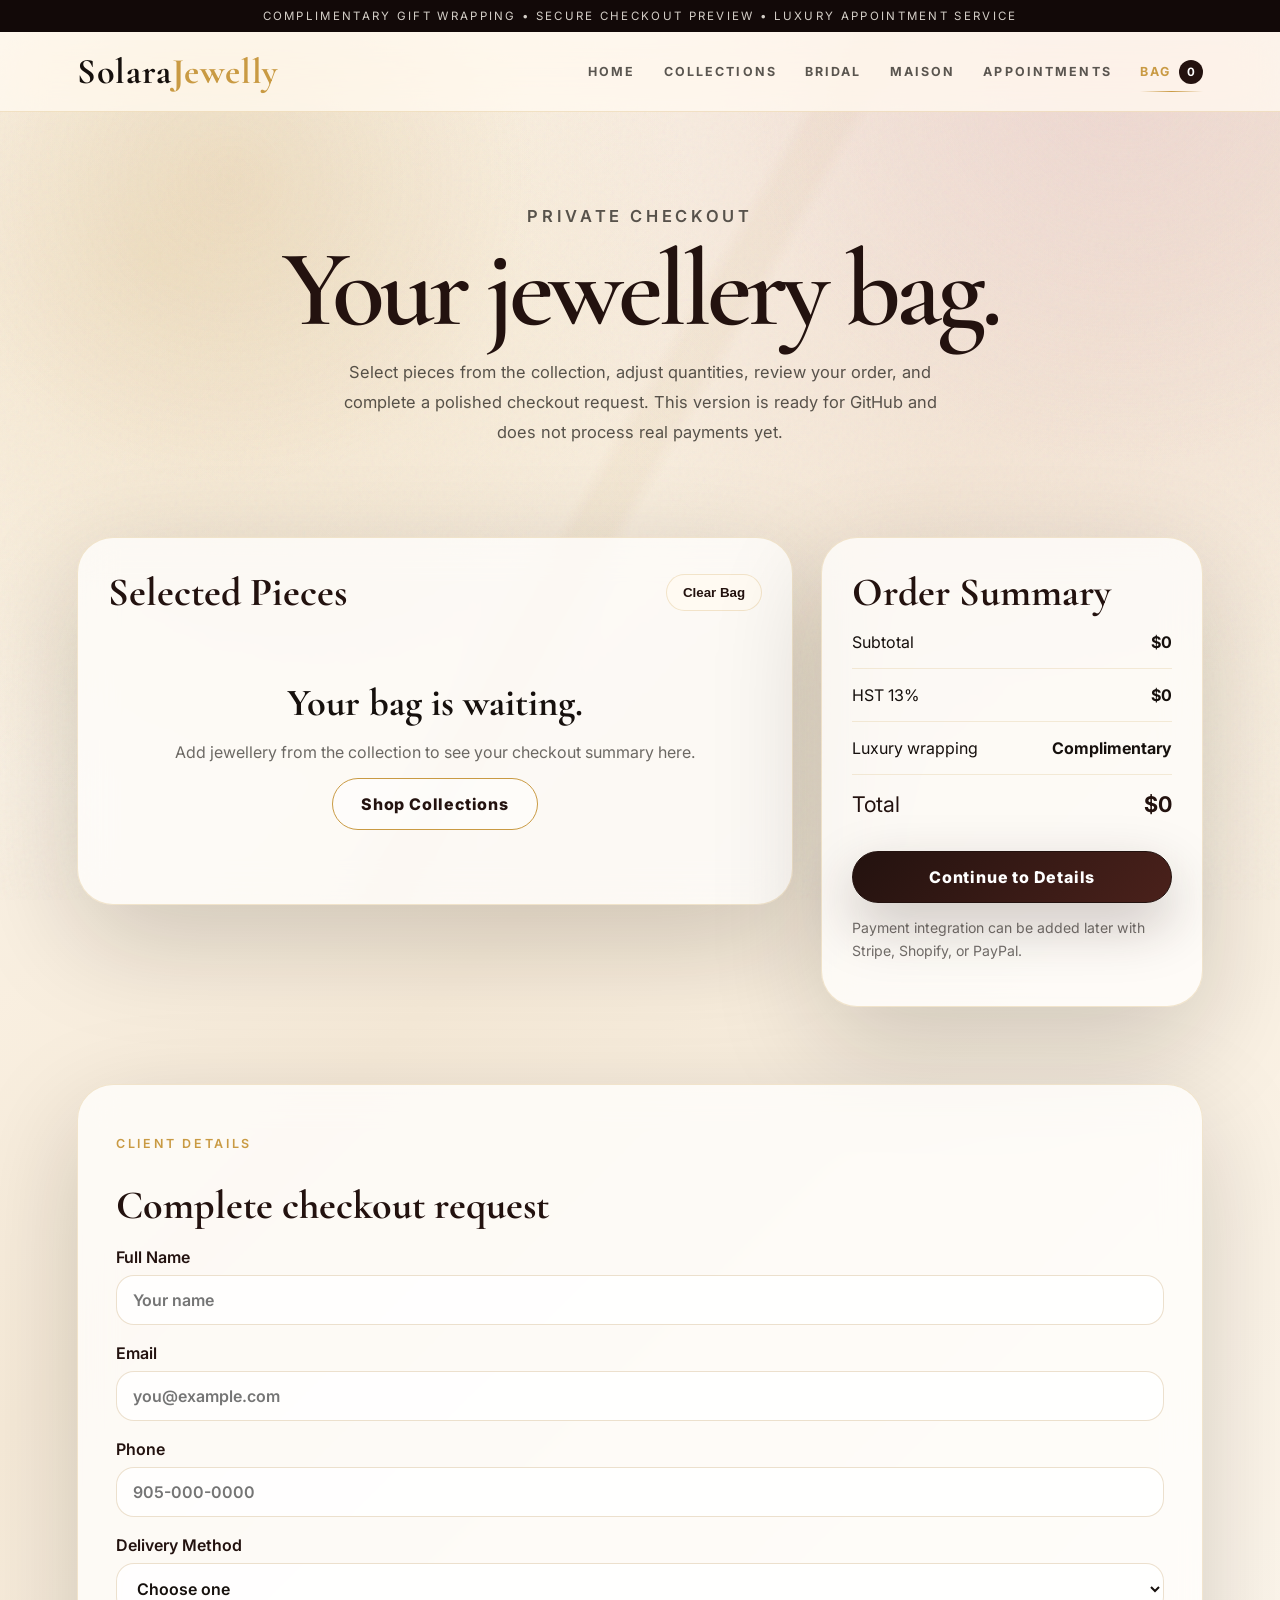
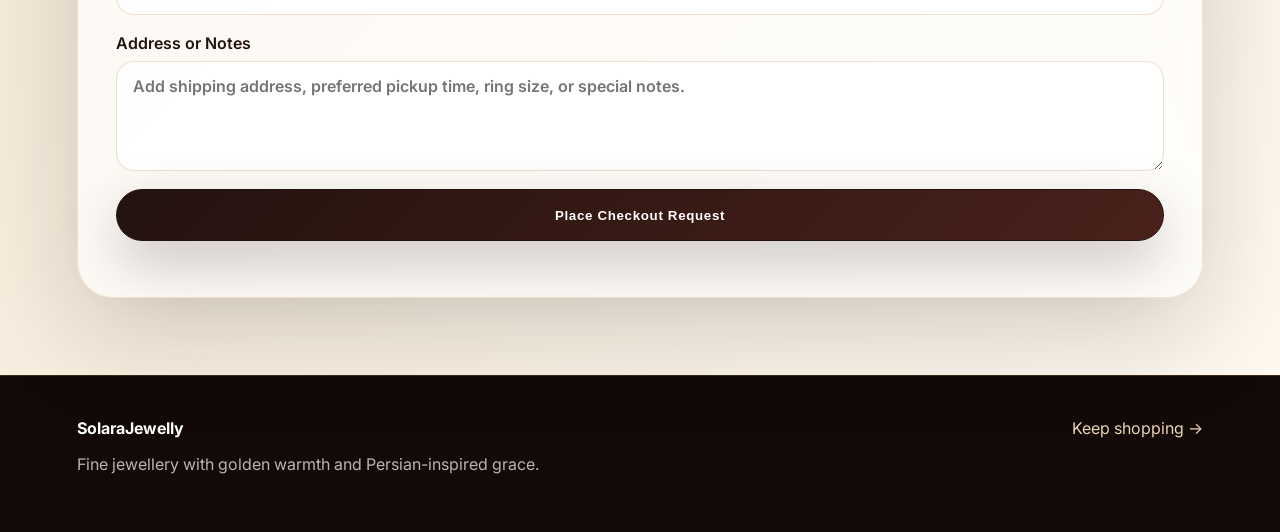
<file: checkout.html>
<!DOCTYPE html>
<html lang="en">
<head>
  <meta charset="UTF-8" />
  <meta name="viewport" content="width=device-width, initial-scale=1.0" />
  <title>Checkout | SolaraJewelly</title>
  <link rel="preconnect" href="https://fonts.googleapis.com"><link rel="preconnect" href="https://fonts.gstatic.com" crossorigin>
  <link href="https://fonts.googleapis.com/css2?family=Cormorant+Garamond:wght@400;500;600;700&family=Inter:wght@300;400;500;600&display=swap" rel="stylesheet">
  <link rel="stylesheet" href="style.css" />
</head>
<body>
  <div class="noise" aria-hidden="true"></div>
  <div class="diamond-rain" aria-hidden="true"></div>
  <div class="top-bar">Complimentary gift wrapping • Secure checkout preview • Luxury appointment service</div>
  <header class="site-header"><a class="brand" href="index.html">Solara<span>Jewelly</span></a><button class="nav-toggle" aria-label="Open navigation" aria-expanded="false">☰</button><nav class="site-nav"><a href="index.html">Home</a><a href="collections.html">Collections</a><a href="bridal.html">Bridal</a><a href="about.html">Maison</a><a href="contact.html">Appointments</a><a class="cart-nav active" href="checkout.html">Bag <span class="cart-count">0</span></a></nav></header>
  <main>
    <section class="page-hero checkout-hero section-reveal"><p class="eyebrow">Private checkout</p><h1>Your jewellery bag.</h1><p>Select pieces from the collection, adjust quantities, review your order, and complete a polished checkout request. This version is ready for GitHub and does not process real payments yet.</p></section>

    <section class="checkout-layout section-reveal">
      <div class="cart-panel">
        <div class="cart-heading"><h2>Selected Pieces</h2><button class="clear-cart" type="button">Clear Bag</button></div>
        <div id="cart-items" class="cart-items"></div>
      </div>

      <aside class="order-summary">
        <h2>Order Summary</h2>
        <div class="summary-line"><span>Subtotal</span><strong id="subtotal">$0</strong></div>
        <div class="summary-line"><span>HST 13%</span><strong id="tax">$0</strong></div>
        <div class="summary-line"><span>Luxury wrapping</span><strong>Complimentary</strong></div>
        <div class="summary-total"><span>Total</span><strong id="total">$0</strong></div>
        <a class="btn primary checkout-button" href="#checkout-form">Continue to Details</a>
        <p class="checkout-note">Payment integration can be added later with Stripe, Shopify, or PayPal.</p>
      </aside>
    </section>

    <section class="checkout-form-wrap section-reveal" id="checkout-form">
      <form class="contact-form checkout-form" id="order-form">
        <p class="eyebrow">Client details</p>
        <h2>Complete checkout request</h2>
        <label>Full Name<input required name="name" type="text" placeholder="Your name"></label>
        <label>Email<input required name="email" type="email" placeholder="you@example.com"></label>
        <label>Phone<input required name="phone" type="tel" placeholder="905-000-0000"></label>
        <label>Delivery Method<select required name="delivery"><option value="">Choose one</option><option>Ship to my address</option><option>Private in-store pickup</option><option>Book viewing before purchase</option></select></label>
        <label>Address or Notes<textarea name="notes" rows="4" placeholder="Add shipping address, preferred pickup time, ring size, or special notes."></textarea></label>
        <button class="btn primary" type="submit">Place Checkout Request</button>
        <p class="form-message" id="form-message" role="status"></p>
      </form>
    </section>
  </main>
  <footer class="footer"><div><strong>SolaraJewelly</strong><p>Fine jewellery with golden warmth and Persian-inspired grace.</p></div><a href="collections.html">Keep shopping →</a></footer>
  <script src="script.js"></script>
</body>
</html>
</file>
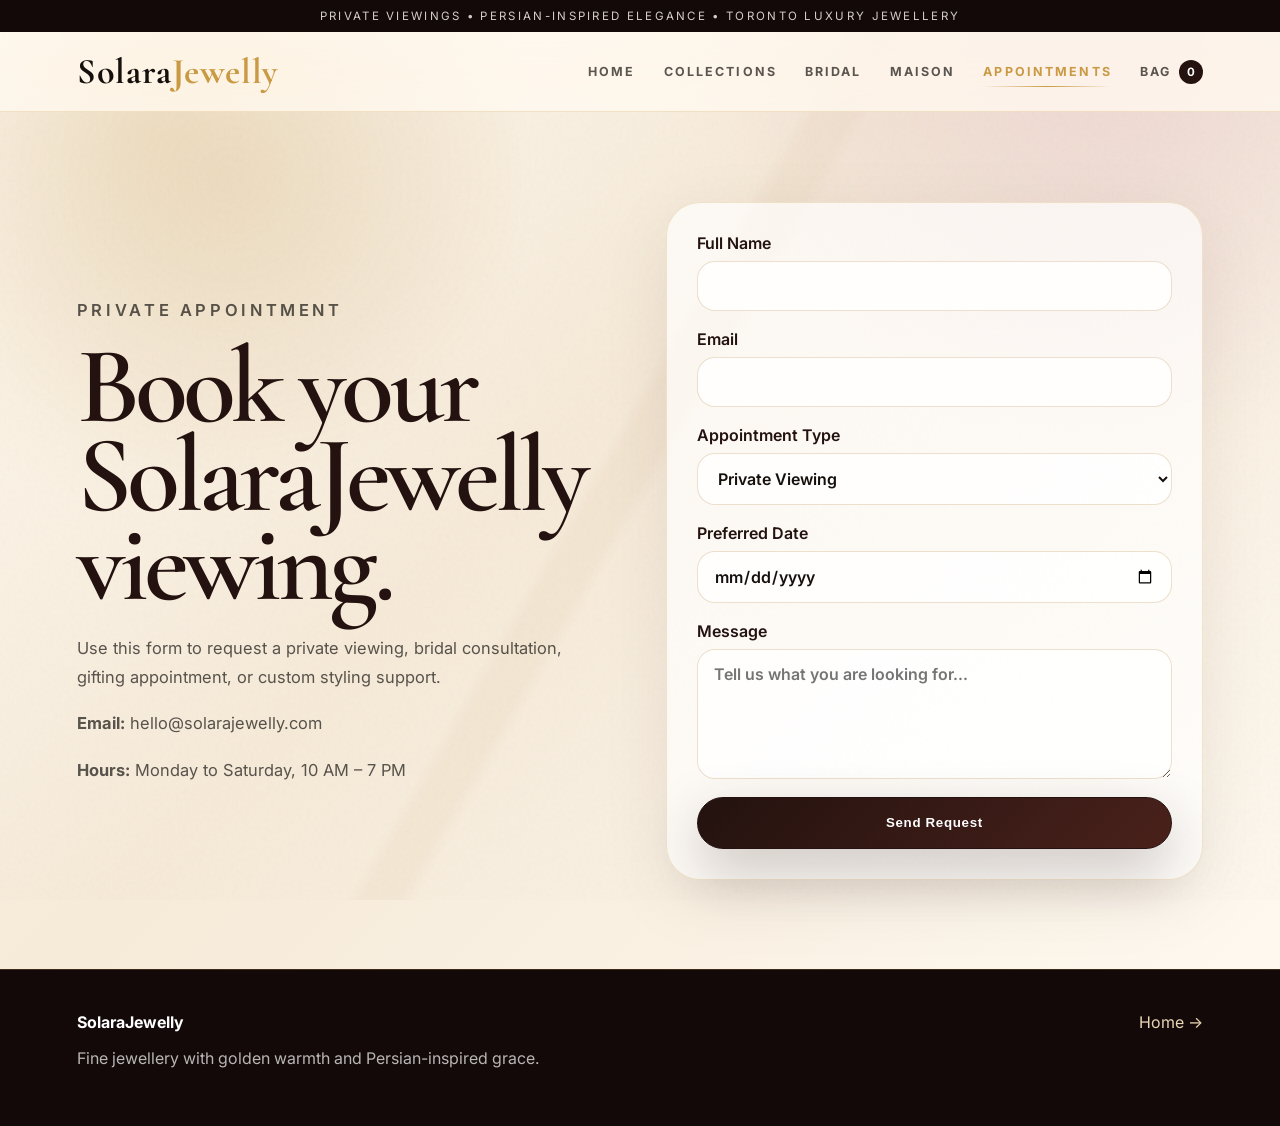
<file: contact.html>
<!DOCTYPE html>
<html lang="en">
<head>
  <meta charset="UTF-8" /><meta name="viewport" content="width=device-width, initial-scale=1.0" />
  <title>Appointments | SolaraJewelly</title>
  <link rel="preconnect" href="https://fonts.googleapis.com"><link rel="preconnect" href="https://fonts.gstatic.com" crossorigin>
  <link href="https://fonts.googleapis.com/css2?family=Cormorant+Garamond:wght@400;500;600;700&family=Inter:wght@300;400;500;600&display=swap" rel="stylesheet"><link rel="stylesheet" href="style.css" />
</head>
<body>
  <div class="noise" aria-hidden="true"></div>
  <div class="diamond-rain" aria-hidden="true"></div>
  <div class="top-bar">Private viewings • Persian-inspired elegance • Toronto luxury jewellery</div>
  <header class="site-header"><a class="brand" href="index.html">Solara<span>Jewelly</span></a><button class="nav-toggle" aria-label="Open navigation" aria-expanded="false">☰</button><nav class="site-nav"><a href="index.html">Home</a><a href="collections.html">Collections</a><a href="bridal.html">Bridal</a><a href="about.html">Maison</a><a class="active" href="contact.html">Appointments</a><a class="cart-nav" href="checkout.html">Bag <span class="cart-count">0</span></a></nav></header>
  <main>
    <section class="contact-layout section-reveal">
      <div class="contact-copy"><p class="eyebrow">Private appointment</p><h1>Book your SolaraJewelly viewing.</h1><p>Use this form to request a private viewing, bridal consultation, gifting appointment, or custom styling support.</p><div class="contact-info"><p><strong>Email:</strong> hello@solarajewelly.com</p><p><strong>Hours:</strong> Monday to Saturday, 10 AM – 7 PM</p></div></div>
      <form class="contact-form" action="mailto:hello@solarajewelly.com" method="post" enctype="text/plain">
        <label>Full Name<input type="text" name="name" required></label>
        <label>Email<input type="email" name="email" required></label>
        <label>Appointment Type<select name="appointment"><option>Private Viewing</option><option>Bridal Consultation</option><option>Gift Styling</option><option>Custom Request</option></select></label>
        <label>Preferred Date<input type="date" name="date"></label>
        <label>Message<textarea name="message" rows="5" placeholder="Tell us what you are looking for..."></textarea></label>
        <button class="btn primary" type="submit">Send Request</button>
      </form>
    </section>
  </main>
  <footer class="footer"><div><strong>SolaraJewelly</strong><p>Fine jewellery with golden warmth and Persian-inspired grace.</p></div><a href="index.html">Home →</a></footer>
  <script src="script.js"></script>
</body>
</html>
</file>
<file: style.css>
:root{--ink:#1b1713;--cream:#fbf6ee;--champagne:#ead8b7;--gold:#b48942;--deep:#301d19;--rose:#ead0cf;--glass:rgba(255,255,255,.62);--line:rgba(180,137,66,.24);--shadow:0 30px 90px rgba(45,31,20,.14)}.top-bar{text-align:center;padding:9px 18px;background:#120908;color:rgba(255,250,242,.82);font-size:.72rem;letter-spacing:.2em;text-transform:uppercase}
.noise{position:fixed;inset:0;pointer-events:none;z-index:-2;opacity:.1;background-image:url("data:image/svg+xml,%3Csvg viewBox='0 0 250 250' xmlns='http://www.w3.org/2000/svg'%3E%3Cfilter id='n'%3E%3CfeTurbulence type='fractalNoise' baseFrequency='.9' numOctaves='3' stitchTiles='stitch'/%3E%3C/filter%3E%3Crect width='100%25' height='100%25' filter='url(%23n)' opacity='.45'/%3E%3C/svg%3E")}
.atelier-strip{margin:0 6vw 5vw;border:1px solid var(--line);border-radius:36px;overflow:hidden;background:rgba(255,255,255,.54);box-shadow:0 20px 80px rgba(22,16,13,.08);display:grid;grid-template-columns:1fr 1fr 1fr}
.atelier-strip div{padding:34px;border-right:1px solid var(--line)}.atelier-strip div:last-child{border-right:0}
.atelier-strip h3{font-family:"Cormorant Garamond",serif;font-size:2rem;margin:0 0 8px}.atelier-strip p{line-height:1.7;color:rgba(22,16,13,.62);margin:0}
.metrics{display:grid;grid-template-columns:repeat(3,1fr);gap:14px;margin-top:40px;max-width:650px}.metric{border-top:1px solid var(--line);padding-top:16px}.metric strong{font-family:"Cormorant Garamond",serif;font-size:2rem;color:var(--deep)}.metric span{display:block;font-size:.74rem;letter-spacing:.14em;text-transform:uppercase;color:rgba(22,16,13,.55)}
*{box-sizing:border-box}html{scroll-behavior:smooth}body{margin:0;font-family:Inter,system-ui,sans-serif;color:var(--ink);background:radial-gradient(circle at top left,#fff 0,#fbf6ee 28%,#f5ead9 60%,#fbf6ee 100%);overflow-x:hidden}body:before{content:"";position:fixed;inset:0;pointer-events:none;background-image:radial-gradient(circle at 18% 20%,rgba(180,137,66,.12),transparent 24%),radial-gradient(circle at 88% 8%,rgba(234,208,207,.35),transparent 28%),linear-gradient(120deg,transparent 0 48%,rgba(180,137,66,.055) 49% 51%,transparent 52%);z-index:-3}.diamond-rain{position:fixed;inset:0;pointer-events:none;overflow:hidden;z-index:-1}.diamond{position:absolute;top:-20px;width:8px;height:8px;transform:rotate(45deg);background:rgba(255,255,255,.78);border:1px solid rgba(180,137,66,.45);box-shadow:0 0 18px rgba(255,255,255,.75);animation:fall linear infinite;opacity:.45}@keyframes fall{0%{transform:translateY(-40px) rotate(45deg);opacity:0}12%{opacity:.5}100%{transform:translateY(110vh) rotate(225deg);opacity:0}}.site-header{position:sticky;top:0;z-index:20;display:flex;align-items:center;justify-content:space-between;padding:22px 6vw;background:rgba(251,246,238,.78);backdrop-filter:blur(18px);border-bottom:1px solid var(--line)}.brand{text-decoration:none;color:var(--ink);font-family:"Cormorant Garamond",serif;font-size:2rem;font-weight:700;letter-spacing:.02em}.brand span{color:var(--gold)}.site-nav{display:flex;gap:28px;align-items:center}.site-nav a{color:rgba(27,23,19,.72);text-decoration:none;font-size:.9rem;text-transform:uppercase;letter-spacing:.12em}.site-nav a:hover,.site-nav a.active{color:var(--gold)}.nav-toggle{display:none;border:0;background:transparent;font-size:1.7rem}.hero,.page-hero,.bridal-hero,.about-section,.contact-layout{padding:7vw 6vw}.hero{min-height:88vh;display:grid;grid-template-columns:1fr 1fr;gap:5vw;align-items:center}.eyebrow{text-transform:uppercase;letter-spacing:.22em;color:var(--gold);font-size:.78rem;font-weight:600}.hero h1,.page-hero h1,.bridal-hero h1,.about-section h1,.contact-copy h1{font-family:"Cormorant Garamond",serif;font-size:clamp(3.2rem,7vw,7.5rem);line-height:.88;margin:14px 0 24px;color:var(--deep)}.hero-text,.page-hero p,.bridal-hero p,.about-section p,.contact-copy p,.intro p,.pattern-panel p{font-size:1.03rem;line-height:1.8;color:rgba(27,23,19,.72);max-width:620px}.hero-actions{display:flex;gap:14px;flex-wrap:wrap;margin-top:32px}.btn{display:inline-flex;align-items:center;justify-content:center;min-height:48px;padding:0 24px;border-radius:999px;text-decoration:none;border:1px solid var(--gold);font-weight:600;letter-spacing:.02em;transition:.35s ease}.btn.primary{background:var(--deep);color:#fff;border-color:var(--deep);box-shadow:0 18px 40px rgba(48,29,25,.18)}.btn.primary:hover{transform:translateY(-3px);background:var(--gold);border-color:var(--gold)}.btn.ghost{color:var(--deep);background:rgba(255,255,255,.45)}.btn.ghost:hover{background:#fff;transform:translateY(-3px)}.hero-gallery{position:relative;min-height:650px}.hero-img{position:absolute;object-fit:cover;box-shadow:var(--shadow);border:1px solid rgba(255,255,255,.7)}.main-img{right:0;top:20px;width:72%;height:560px;border-radius:48% 48% 12px 12px}.side-img{left:0;bottom:28px;width:46%;height:310px;border-radius:28px}.arch-card{position:absolute;right:8%;bottom:0;width:250px;padding:28px;background:rgba(255,255,255,.74);backdrop-filter:blur(16px);border:1px solid var(--line);box-shadow:var(--shadow);border-radius:120px 120px 24px 24px;text-align:center}.arch-card span{color:var(--gold);text-transform:uppercase;letter-spacing:.16em;font-size:.72rem}.arch-card strong{display:block;font-family:"Cormorant Garamond",serif;font-size:2rem;margin:8px 0}.arch-card small{color:rgba(27,23,19,.62);line-height:1.6}.intro{text-align:center;padding:6vw}.intro h2,.section-heading h2,.pattern-panel h2{font-family:"Cormorant Garamond",serif;font-size:clamp(2.4rem,5vw,4.7rem);line-height:1;margin:10px auto 18px;max-width:780px}.intro p{margin:auto}.category-grid{padding:2vw 6vw 7vw;display:grid;grid-template-columns:1fr 1.15fr 1fr;gap:22px}.category-card{position:relative;min-height:430px;border-radius:34px;overflow:hidden;text-decoration:none;color:#fff;box-shadow:var(--shadow)}.category-card.tall{min-height:540px}.category-card img{width:100%;height:100%;object-fit:cover;position:absolute;inset:0;transition:transform .8s ease}.category-card:after{content:"";position:absolute;inset:0;background:linear-gradient(transparent,rgba(20,12,8,.65))}.category-card:hover img{transform:scale(1.07)}.category-card div{position:absolute;left:28px;bottom:28px;z-index:2}.category-card span{text-transform:uppercase;letter-spacing:.18em;font-size:.72rem}.category-card strong{display:block;font-family:"Cormorant Garamond",serif;font-size:2.4rem}.feature-split,.bridal-hero,.about-section,.contact-layout{display:grid;grid-template-columns:1fr 1fr;gap:4vw;align-items:center}.feature-split{padding:6vw;background:rgba(255,255,255,.35)}.pattern-panel{padding:56px;border:1px solid var(--line);border-radius:34px;background:linear-gradient(135deg,rgba(255,255,255,.8),rgba(234,216,183,.35));position:relative;overflow:hidden}.pattern-panel:before{content:"";position:absolute;inset:18px;border:1px solid rgba(180,137,66,.18);border-radius:160px 160px 30px 30px;pointer-events:none}.feature-split img,.bridal-hero img,.about-section img{width:100%;height:620px;object-fit:cover;border-radius:34px;box-shadow:var(--shadow)}.text-link{color:var(--gold);font-weight:700;text-decoration:none}.product-row,.shop-grid,.service-cards,.values{padding:6vw}.section-heading{display:flex;align-items:end;justify-content:space-between;margin-bottom:28px}.products,.shop-grid,.service-cards,.values{display:grid;grid-template-columns:repeat(3,1fr);gap:24px}.product-card,.shop-card,.service-cards article,.values article,.contact-form{background:rgba(255,255,255,.68);border:1px solid var(--line);border-radius:30px;padding:18px;box-shadow:0 18px 70px rgba(45,31,20,.08);transition:.35s ease}.product-card:hover,.shop-card:hover{transform:translateY(-7px)}.product-card img,.shop-card img{width:100%;height:310px;object-fit:cover;border-radius:22px;background:#f3eadc}.product-card h3,.shop-card h2,.service-cards h2,.values h2{font-family:"Cormorant Garamond",serif;font-size:2rem;margin:18px 0 6px}.product-card p,.shop-card p,.service-cards p,.values p{color:rgba(27,23,19,.65);line-height:1.7}.shop-card span{font-weight:700;color:var(--gold)}.page-hero{text-align:center}.page-hero p{margin:auto}.service-cards article,.values article{padding:34px}.values span{color:var(--gold);font-weight:700}.contact-form{display:grid;gap:18px;padding:30px}.contact-form label{display:grid;gap:8px;font-weight:600;color:var(--deep)}input,select,textarea{width:100%;border:1px solid rgba(180,137,66,.26);border-radius:18px;padding:14px 16px;background:rgba(255,255,255,.82);font:inherit;color:var(--ink)}textarea{resize:vertical}.footer{display:flex;justify-content:space-between;gap:24px;padding:34px 6vw;border-top:1px solid var(--line);background:rgba(48,29,25,.96);color:#fff}.footer p{color:rgba(255,255,255,.7)}.footer a{color:var(--champagne);text-decoration:none}.section-reveal{opacity:0;transform:translateY(28px);transition:opacity .8s ease,transform .8s ease}.section-reveal.visible{opacity:1;transform:translateY(0)}@media (max-width:900px){.nav-toggle{display:block}.site-nav{position:absolute;left:4vw;right:4vw;top:78px;display:none;flex-direction:column;padding:22px;background:rgba(255,255,255,.95);border:1px solid var(--line);border-radius:24px;box-shadow:var(--shadow)}.site-nav.open{display:flex}.hero,.feature-split,.bridal-hero,.about-section,.contact-layout{grid-template-columns:1fr}.hero-gallery{min-height:520px}.main-img{width:80%;height:440px}.side-img{width:48%;height:240px}.category-grid,.products,.shop-grid,.service-cards,.values{grid-template-columns:1fr}.category-card,.category-card.tall{min-height:380px}.feature-split img,.bridal-hero img,.about-section img{height:420px}.footer{flex-direction:column}.section-heading{display:block}}@media (max-width:560px){.site-header{padding:18px 5vw}.brand{font-size:1.55rem}.hero,.page-hero,.bridal-hero,.about-section,.contact-layout,.product-row,.shop-grid,.service-cards,.values{padding:14vw 5vw}.hero h1,.page-hero h1,.bridal-hero h1,.about-section h1,.contact-copy h1{font-size:3.25rem}.hero-gallery{min-height:430px}.main-img{height:360px;width:86%}.side-img{display:none}.arch-card{width:210px;right:0}.pattern-panel{padding:34px}.hero-actions .btn{width:100%}}

/* Luxury upgrade */
:root{--ink:#16100d;--cream:#fffaf2;--champagne:#ead7b4;--gold:#c99a43;--deep:#23120f;--rose:#e8cbc8;--glass:rgba(255,250,242,.68);--line:rgba(201,154,67,.24);--shadow:0 35px 110px rgba(22,16,13,.18)}
body{background:radial-gradient(circle at 12% 12%,rgba(201,154,67,.18),transparent 25%),radial-gradient(circle at 85% 4%,rgba(232,203,200,.45),transparent 26%),linear-gradient(135deg,#fffaf2 0%,#f6ead8 42%,#fffaf2 100%)}
.site-header{padding:18px 6vw;background:rgba(255,250,242,.76);backdrop-filter:blur(22px) saturate(145%)}
.brand{font-size:2.25rem}.site-nav a{font-size:.78rem;letter-spacing:.17em;font-weight:700;position:relative}.site-nav a:after{content:"";position:absolute;left:0;right:0;bottom:-8px;height:1px;background:linear-gradient(90deg,transparent,var(--gold),transparent);transform:scaleX(0);transition:.35s}.site-nav a:hover:after,.site-nav a.active:after{transform:scaleX(1)}
.hero{min-height:91vh;position:relative}.hero:before{content:"";position:absolute;left:6vw;top:7vw;width:150px;height:150px;border:1px solid rgba(201,154,67,.28);border-radius:50%;box-shadow:inset 0 0 0 18px rgba(201,154,67,.04);animation:pulse 6s ease-in-out infinite}@keyframes pulse{50%{transform:scale(1.08);opacity:.55}}
.hero h1,.page-hero h1,.bridal-hero h1,.about-section h1,.contact-copy h1{font-size:clamp(4rem,8.5vw,9.2rem);line-height:.82;letter-spacing:-.045em;font-weight:600}.hero h1 em{font-style:italic;color:var(--gold);text-shadow:0 8px 40px rgba(201,154,67,.22)}
.btn{min-height:52px;padding:0 28px;font-weight:800;letter-spacing:.05em;position:relative;overflow:hidden}.btn:before{content:"";position:absolute;inset:0;transform:translateX(-120%) skewX(-18deg);background:linear-gradient(90deg,transparent,rgba(255,255,255,.45),transparent);transition:.65s}.btn:hover:before{transform:translateX(120%) skewX(-18deg)}.btn.primary{background:linear-gradient(135deg,var(--deep),#4a211b);box-shadow:0 22px 55px rgba(48,29,25,.25)}.btn.primary:hover,.btn.ghost:hover{transform:translateY(-4px)}
.main-img{height:600px;border-radius:50% 50% 22px 22px}.side-img{border-radius:34px}.arch-card{width:270px;padding:34px 28px;border-radius:150px 150px 28px 28px}.arch-card:before{content:"✦";display:block;color:var(--gold);font-size:2rem;margin-bottom:8px}.arch-card strong{font-size:2.25rem}
.intro h2,.section-heading h2,.pattern-panel h2{font-size:clamp(2.8rem,5.5vw,5.3rem);line-height:.95}.category-card{border-radius:38px}.category-card:before{content:"";position:absolute;inset:16px;border:1px solid rgba(255,255,255,.45);border-radius:28px;z-index:2;opacity:.65}.category-card div{z-index:3}.category-card strong{font-size:2.7rem}.feature-split{background:linear-gradient(135deg,rgba(35,18,15,.98),rgba(91,33,29,.94));color:#fff;position:relative;overflow:hidden}.feature-split:before{content:"";position:absolute;inset:-20%;background:radial-gradient(circle at 80% 20%,rgba(201,154,67,.3),transparent 26%),radial-gradient(circle at 10% 80%,rgba(255,250,242,.12),transparent 25%)}.feature-split>*{position:relative}.feature-split .eyebrow,.feature-split .text-link{color:var(--champagne)}.feature-split p{color:rgba(255,250,242,.76)}
.pattern-panel{border-radius:40px;background:rgba(255,250,242,.08);backdrop-filter:blur(10px)}.feature-split img,.bridal-hero img,.about-section img{height:650px;border-radius:38px}.product-card,.shop-card,.service-cards article,.values article,.contact-form{border-radius:34px}.product-card img,.shop-card img{height:330px;border-radius:26px}.footer{background:#120908;padding:42px 6vw}
@media(max-width:950px){.atelier-strip{grid-template-columns:1fr}.atelier-strip div{border-right:0;border-bottom:1px solid var(--line)}.atelier-strip div:last-child{border-bottom:0}.feature-split img,.bridal-hero img,.about-section img{height:450px}}@media(max-width:580px){.metrics{grid-template-columns:1fr}.hero h1,.page-hero h1,.bridal-hero h1,.about-section h1,.contact-copy h1{font-size:3.6rem}.top-bar{font-size:.6rem}.brand{font-size:1.65rem}}

/* Checkout system */
.cart-nav{display:inline-flex!important;align-items:center;gap:8px}.cart-count{min-width:24px;height:24px;border-radius:999px;background:var(--deep);color:#fff;display:inline-flex;align-items:center;justify-content:center;font-size:.72rem;letter-spacing:0}.shop-card .add-to-cart{width:100%;margin-top:18px;background:rgba(35,18,15,.94);color:#fff;border-color:rgba(35,18,15,.94)}.shop-card .add-to-cart.added{background:var(--gold);border-color:var(--gold)}.checkout-layout{padding:0 6vw 6vw;display:grid;grid-template-columns:1.5fr .8fr;gap:28px;align-items:start}.cart-panel,.order-summary,.checkout-form-wrap{background:rgba(255,255,255,.72);border:1px solid var(--line);border-radius:36px;box-shadow:var(--shadow);backdrop-filter:blur(18px)}.cart-panel{padding:30px}.cart-heading{display:flex;justify-content:space-between;gap:18px;align-items:center;margin-bottom:20px}.cart-heading h2,.order-summary h2,.checkout-form h2{font-family:"Cormorant Garamond",serif;font-size:2.5rem;margin:0;color:var(--deep)}.clear-cart,.remove-item,.quantity-controls button{border:1px solid var(--line);background:rgba(255,250,242,.8);color:var(--deep);cursor:pointer}.clear-cart{border-radius:999px;padding:10px 16px;font-weight:700}.cart-items{display:grid;gap:16px}.cart-item{display:grid;grid-template-columns:96px 1fr auto 36px;gap:18px;align-items:center;padding:14px;border:1px solid rgba(201,154,67,.18);border-radius:24px;background:rgba(255,250,242,.72)}.cart-item img{width:96px;height:96px;object-fit:cover;border-radius:18px}.cart-item h3{font-family:"Cormorant Garamond",serif;font-size:1.7rem;margin:0 0 4px}.cart-item p{margin:0 0 10px;color:rgba(27,23,19,.6)}.quantity-controls{display:inline-flex;align-items:center;border:1px solid var(--line);border-radius:999px;overflow:hidden;background:#fff}.quantity-controls button{width:34px;height:34px;border:0;font-size:1.1rem}.quantity-controls span{min-width:38px;text-align:center;font-weight:700}.remove-item{width:34px;height:34px;border-radius:50%;font-size:1.2rem}.order-summary{position:sticky;top:105px;padding:30px}.summary-line,.summary-total{display:flex;justify-content:space-between;gap:20px;padding:16px 0;border-bottom:1px solid rgba(201,154,67,.18)}.summary-total{font-size:1.35rem;border-bottom:0;color:var(--deep)}.checkout-button{width:100%;margin-top:18px}.checkout-note{font-size:.88rem;line-height:1.6;color:rgba(27,23,19,.62)}.empty-cart{text-align:center;padding:44px 20px}.empty-cart h3{font-family:"Cormorant Garamond",serif;font-size:2.4rem;margin:0 0 8px}.empty-cart p{color:rgba(27,23,19,.64)}.checkout-form-wrap{margin:0 6vw 6vw;padding:8px}.checkout-form{box-shadow:none;border:0;background:transparent}.form-message{margin:0;font-weight:700}.form-message.success{color:#21623a}.form-message.error{color:#8b1e1e}@media(max-width:900px){.checkout-layout{grid-template-columns:1fr}.order-summary{position:static}.cart-item{grid-template-columns:82px 1fr;position:relative}.cart-item img{width:82px;height:82px}.cart-item>strong{grid-column:2}.remove-item{position:absolute;right:12px;top:12px}}@media(max-width:560px){.checkout-layout{padding:0 5vw 12vw}.checkout-form-wrap{margin:0 5vw 12vw}.cart-heading{align-items:flex-start;flex-direction:column}.cart-panel,.order-summary{padding:22px}.cart-heading h2,.order-summary h2,.checkout-form h2{font-size:2rem}}
.product-card .add-to-cart{width:100%;margin-top:14px;background:rgba(35,18,15,.94);color:#fff;border-color:rgba(35,18,15,.94)}.product-card .add-to-cart.added{background:var(--gold);border-color:var(--gold)}
</file>
